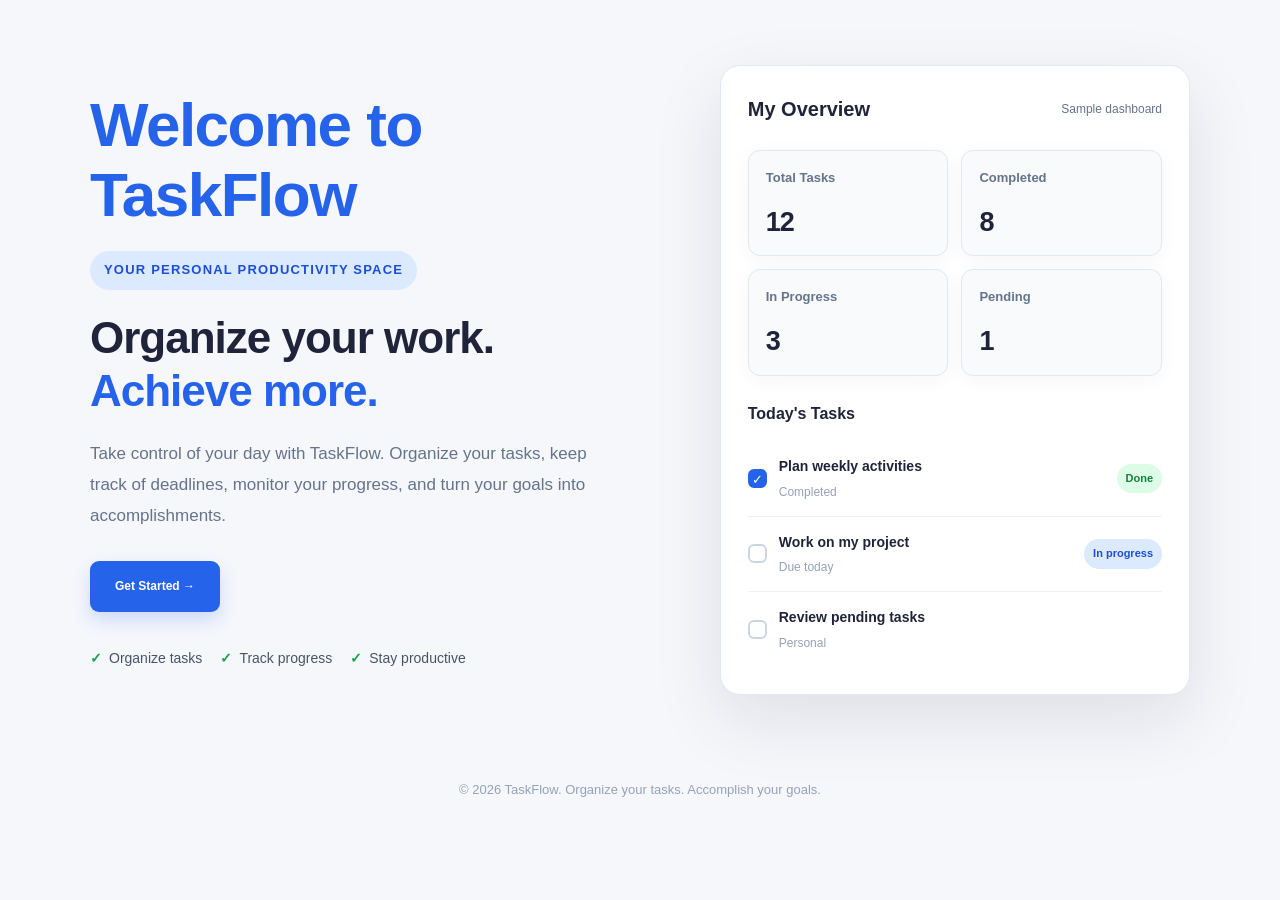
<file: index.html>
<!DOCTYPE html>
<html lang="en">
<head>
    <meta charset="UTF-8">
    <meta name="viewport" content="width=device-width, initial-scale=1.0">

    <meta
        name="description"
        content="TaskFlow helps you organize tasks, manage deadlines, and track your productivity."
    >

    <title>Welcome to TaskFlow</title>

    <link rel="stylesheet" href="css/style.css">
</head>

<body>

<main class="hero">

    <section class="hero-content">

        <h1 class="welcome-brand"> Welcome to TaskFlow</h1>

        <span class="eyebrow">
            YOUR PERSONAL PRODUCTIVITY SPACE
        </span>

        <h2>
            Organize your work.
            <span>Achieve more.</span>
        </h2>

        <p class="hero-description">
            Take control of your day with TaskFlow. Organize your
            tasks, keep track of deadlines, monitor your progress,
            and turn your goals into accomplishments.
        </p>

        <div class="hero-actions">
            <a href="login.html" class="btn btn-primary">
                Get Started →
            </a>
        </div>

        <div class="features">
            <div class="feature">
                <span>✓</span> Organize tasks
            </div>

            <div class="feature">
                <span>✓</span> Track progress
            </div>

            <div class="feature">
                <span>✓</span> Stay productive
            </div>
        </div>

    </section>

    <section class="preview" aria-label="Sample dashboard preview">

        <div class="preview-header">
            <h2>My Overview</h2>
            <span class="preview-date">Sample dashboard</span>
        </div>

        <div class="stat-grid">

            <div class="stat-card">
                <p class="stat-label">Total Tasks</p>
                <p class="stat-number">12</p>
            </div>

            <div class="stat-card">
                <p class="stat-label">Completed</p>
                <p class="stat-number">8</p>
            </div>

            <div class="stat-card">
                <p class="stat-label">In Progress</p>
                <p class="stat-number">3</p>
            </div>

            <div class="stat-card">
                <p class="stat-label">Pending</p>
                <p class="stat-number">1</p>
            </div>

        </div>

        <h3 class="task-heading">Today's Tasks</h3>

        <div class="task-item">
            <span class="task-check done"></span>

            <div class="task-details">
                <p class="task-title">Plan weekly activities</p>
                <p class="task-meta">Completed</p>
            </div>

            <span class="task-badge green">Done</span>
        </div>

        <div class="task-item">
            <span class="task-check"></span>

            <div class="task-details">
                <p class="task-title">Work on my project</p>
                <p class="task-meta">Due today</p>
            </div>

            <span class="task-badge">In progress</span>
        </div>

        <div class="task-item">
            <span class="task-check"></span>

            <div class="task-details">
                <p class="task-title">Review pending tasks</p>
                <p class="task-meta">Personal</p>
            </div>
        </div>

    </section>

</main>
    <footer class="footer">
        <p>
            © 2026 TaskFlow. Organize your tasks. Accomplish your goals.
        </p>
    </footer>

</body>
</html>
</file>
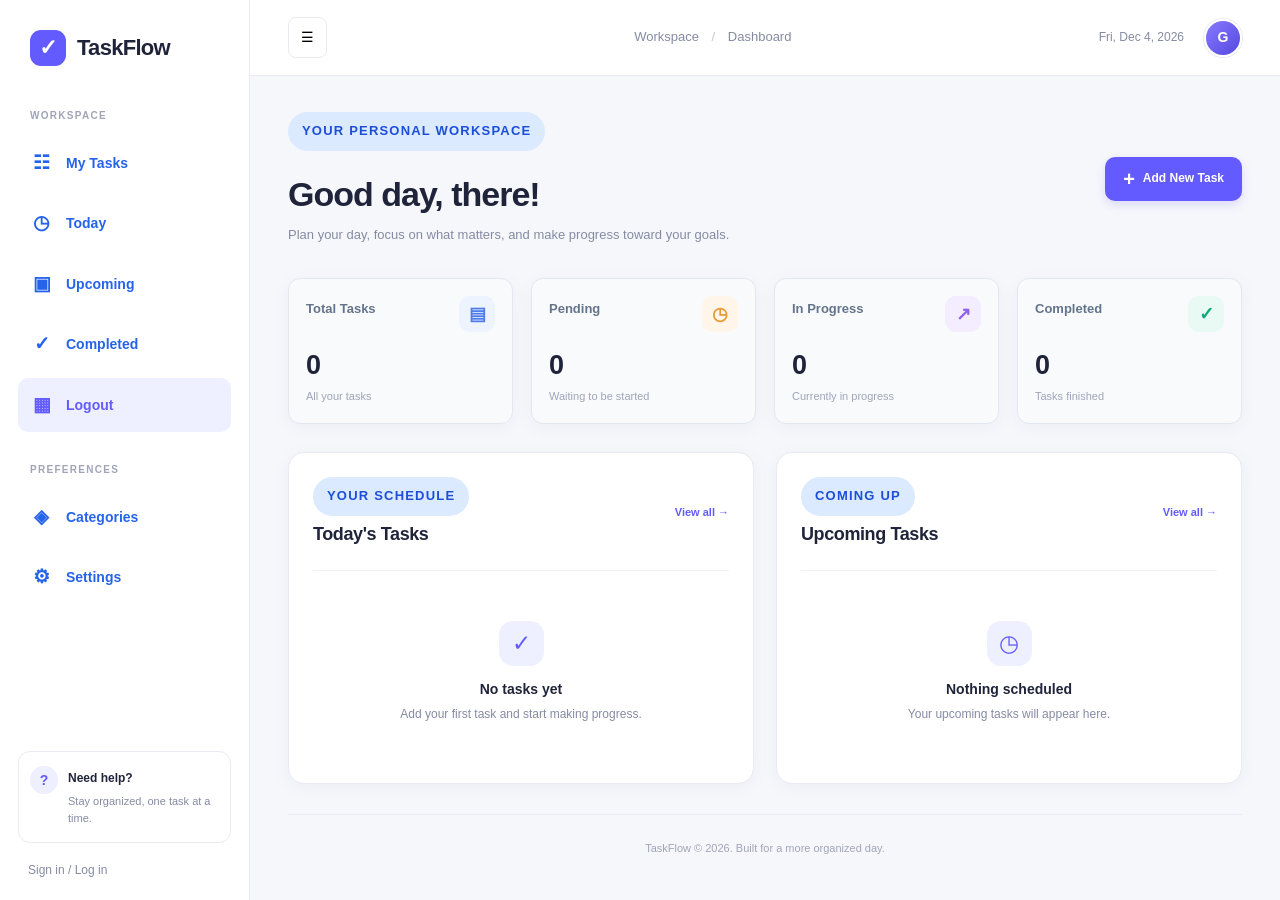
<file: dashboard.html>
<!DOCTYPE html>
<html lang="en">
<head>
    <meta charset="UTF-8">
    <meta name="viewport" content="width=device-width, initial-scale=1.0">

    <meta
        name="description"
        content="Organize your tasks, manage priorities, and stay productive."
    >

    <title>TaskFlow | Dashboard</title>

    <link rel="stylesheet" href="css/style.css">
    <script src="js/app.js" defer></script>
</head>

<body>
    <div class="app-layout">

        <!-- Sidebar -->
        <aside class="sidebar" id="sidebar">
            <a href="index.html" class="brand">
                <span class="brand-icon">✓</span>
                <span>TaskFlow</span>
            </a>

            <p class="sidebar-label">WORKSPACE</p>

            <nav class="sidebar-nav" aria-label="Main navigation">

                <a href="tasks.html" class="nav-link">
                    <span class="nav-icon">☷</span>
                    My Tasks
                </a>

                <a href="tasks.html?view=today" class="nav-link">
                    <span class="nav-icon">◷</span>
                    Today
                </a>

                <a href="tasks.html?view=upcoming" class="nav-link">
                    <span class="nav-icon">▣</span>
                    Upcoming
                </a>

                <a href="completed.html" class="nav-link">
                    <span class="nav-icon">✓</span>
                    Completed
                </a>
                <a href="index.html" class="nav-link active"
                   aria-current="page">
                    <span class="nav-icon">▦</span>
                    Logout
                </a>
            </nav>

            <p class="sidebar-label">PREFERENCES</p>

            <nav class="sidebar-nav" aria-label="Preferences">
                <a href="categories.html" class="nav-link">
                    <span class="nav-icon">◈</span>
                    Categories
                </a>

                <a href="settings.html" class="nav-link">
                    <span class="nav-icon">⚙</span>
                    Settings
                </a>
            </nav>

            <div class="sidebar-bottom">
                <div class="sidebar-help">
                    <div class="help-icon">?</div>
                    <div>
                        <strong>Need help?</strong>
                        <p>Stay organized, one task at a time.</p>
                    </div>
                </div>

                <a href="login.html" class="logout-link">
                    Sign in / Log in
                </a>
            </div>
        </aside>

        <!-- Main content -->
        <div class="main-area">

            <header class="topbar">
                <button
                    type="button"
                    class="menu-toggle"
                    id="menu-toggle"
                    aria-label="Toggle sidebar"
                    aria-controls="sidebar"
                    aria-expanded="false"
                >
                    ☰
                </button>

                <div class="breadcrumb">
                    Workspace <span>/</span> Dashboard
                </div>

                <div class="topbar-actions">
                    <span class="today-date" id="current-date"></span>

                    <a href="settings.html" class="avatar"
                       aria-label="Open profile settings">
                        G
                    </a>
                </div>
            </header>

            <main class="dashboard">

                <!-- Welcome section -->
                <section class="welcome-section">
                    <div>
                        <p class="eyebrow">YOUR PERSONAL WORKSPACE</p>
                        <h1>Good day, <span id="user-name">there</span>!</h1>
                        <p class="welcome-description">
                            Plan your day, focus on what matters, and
                            make progress toward your goals.
                        </p>
                    </div>

                    <button
                        type="button"
                        class="btn btn-primary"
                        id="open-task-form"
                        aria-controls="task-form-section"
                        aria-expanded="false"
                    >
                        <span>+</span> Add New Task
                    </button>
                </section>

                <!-- Task statistics -->
                <section class="stats-grid" aria-label="Task statistics">

                    <article class="stat-card">
                        <div class="stat-top">
                            <span class="stat-label">Total Tasks</span>
                            <span class="stat-icon icon-blue">▤</span>
                        </div>
                        <p class="stat-number" id="total-tasks">0</p>
                        <p class="stat-note">All your tasks</p>
                    </article>

                    <article class="stat-card">
                        <div class="stat-top">
                            <span class="stat-label">Pending</span>
                            <span class="stat-icon icon-orange">◷</span>
                        </div>
                        <p class="stat-number" id="pending-tasks">0</p>
                        <p class="stat-note">Waiting to be started</p>
                    </article>

                    <article class="stat-card">
                        <div class="stat-top">
                            <span class="stat-label">In Progress</span>
                            <span class="stat-icon icon-purple">↗</span>
                        </div>
                        <p class="stat-number" id="in-progress-tasks">0</p>
                        <p class="stat-note">Currently in progress</p>
                    </article>

                    <article class="stat-card">
                        <div class="stat-top">
                            <span class="stat-label">Completed</span>
                            <span class="stat-icon icon-green">✓</span>
                        </div>
                        <p class="stat-number" id="completed-tasks">0</p>
                        <p class="stat-note">Tasks finished</p>
                    </article>

                </section>

                <!-- Task creation form -->
                <section
                    class="task-form-section"
                    id="task-form-section"
                    hidden
                    aria-labelledby="task-form-heading"
                >
                    <div class="section-heading">
                        <div>
                            <p class="eyebrow">NEW TASK</p>
                            <h2 id="task-form-heading">Create a task</h2>
                        </div>
                    </div>

                    <form id="task-form">

                        <div class="form-group">
                            <label for="task-title">Task title *</label>
                            <input
                                type="text"
                                id="task-title"
                                name="title"
                                placeholder="What do you need to do?"
                                maxlength="200"
                                required
                            >
                        </div>

                        <div class="form-group">
                            <label for="task-description">Description</label>
                            <textarea
                                id="task-description"
                                name="description"
                                rows="3"
                                placeholder="Add some details..."
                            ></textarea>
                        </div>

                        <div class="form-row">
                            <div class="form-group">
                                <label for="task-category">Category</label>
                                <select id="task-category" name="category">
                                    <option value="personal">Personal</option>
                                    <option value="work">Work</option>
                                    <option value="study">Study</option>
                                    <option value="development">Development</option>
                                    <option value="research">Research</option>
                                </select>
                            </div>

                            <div class="form-group">
                                <label for="task-priority">Priority</label>
                                <select id="task-priority" name="priority">
                                    <option value="low">Low</option>
                                    <option value="medium" selected>Medium</option>
                                    <option value="high">High</option>
                                </select>
                            </div>

                            <div class="form-group">
                                <label for="task-due-date">Due date</label>
                                <input
                                    type="date"
                                    id="task-due-date"
                                    name="due_date"
                                >
                            </div>
                        </div>

                        <div class="form-actions">
                            <button type="submit" class="btn btn-primary">
                                Save Task
                            </button>

                            <button
                                type="button"
                                class="btn btn-secondary"
                                id="cancel-task-form"
                            >
                                Cancel
                            </button>
                        </div>

                    </form>
                </section>

                <!-- Main task area -->
                <div class="content-grid">

                    <section class="panel" aria-labelledby="today-heading">
                        <div class="panel-header">
                            <div>
                                <p class="eyebrow">YOUR SCHEDULE</p>
                                <h2 id="today-heading">Today's Tasks</h2>
                            </div>

                            <a href="tasks.html?view=today" class="text-link">
                                View all →
                            </a>
                        </div>

                        <div class="task-list" id="today-task-list">
                            <div class="empty-state">
                                <span class="empty-icon">✓</span>
                                <h3>No tasks yet</h3>
                                <p>Add your first task and start making progress.</p>
                            </div>
                        </div>
                    </section>

                    <section class="panel" aria-labelledby="upcoming-heading">
                        <div class="panel-header">
                            <div>
                                <p class="eyebrow">COMING UP</p>
                                <h2 id="upcoming-heading">Upcoming Tasks</h2>
                            </div>

                            <a href="tasks.html?view=upcoming" class="text-link">
                                View all →
                            </a>
                        </div>

                        <div class="task-list" id="upcoming-task-list">
                            <div class="empty-state">
                                <span class="empty-icon">◷</span>
                                <h3>Nothing scheduled</h3>
                                <p>Your upcoming tasks will appear here.</p>
                            </div>
                        </div>
                    </section>

                </div>

                <footer class="app-footer">
                    <p>TaskFlow &copy; <span id="current-year">2026</span>.
                       Built for a more organized day.</p>
                </footer>

            </main>
        </div>
    </div>
</body>
</html>
</file>
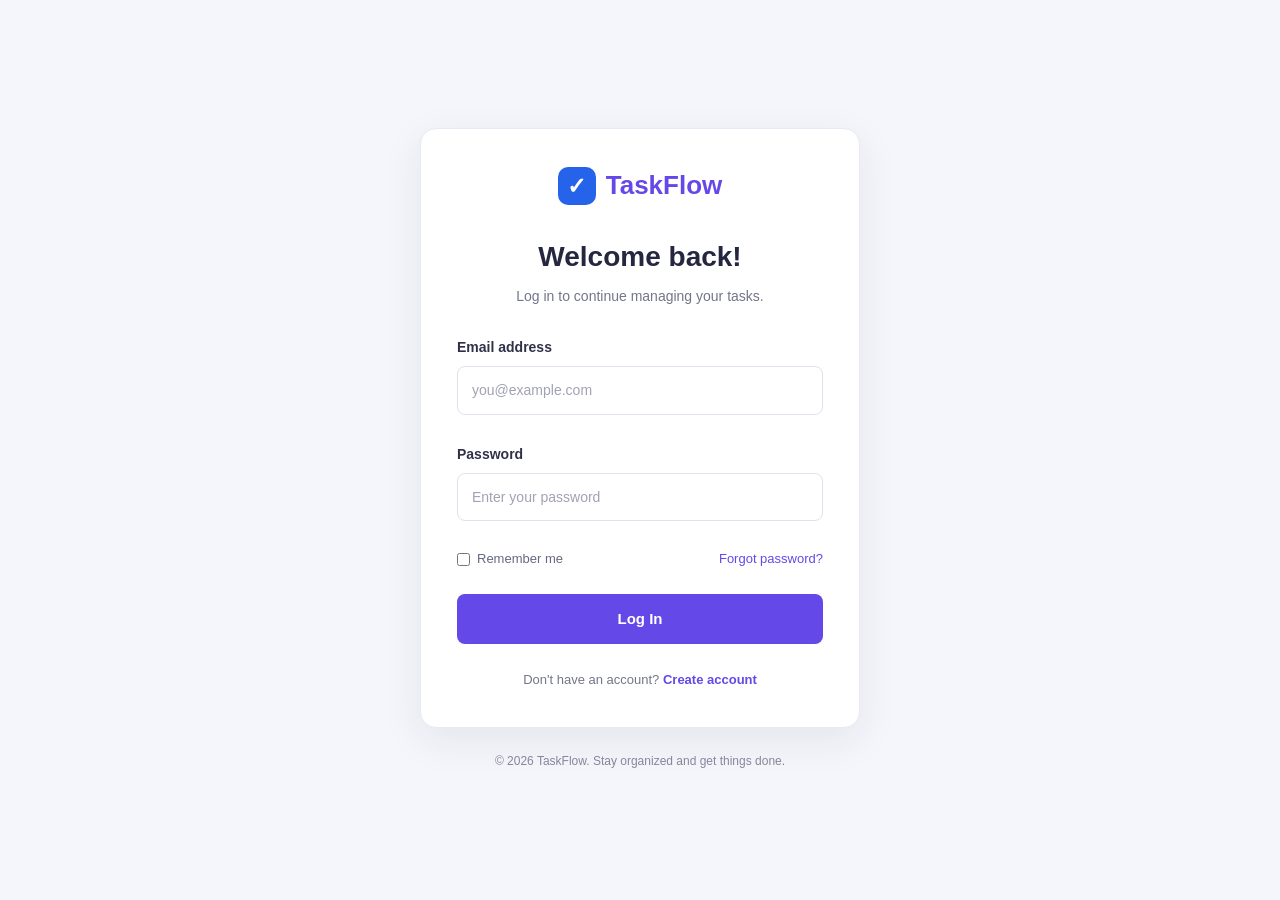
<file: login.html>
<!DOCTYPE html>
<html lang="en">
<head>
    <meta charset="UTF-8">
    <meta name="viewport" content="width=device-width, initial-scale=1.0">
    <meta name="description" content="Sign in or create your TaskFlow account.">
    <title>Login | TaskFlow</title>

    <link rel="stylesheet" href="css/style.css">
    <script src="js/login.js" defer></script>
</head>
<body class="auth-page">

    <main class="auth-container">
        <section class="auth-card">

            <a href="index.html" class="auth-logo">
                <span class="logo-icon">✓</span>
                <span>TaskFlow</span>
            </a>

            <div class="auth-heading">
                <h1 id="auth-title">Welcome back!</h1>
                <p id="auth-description">
                    Log in to continue managing your tasks.
                </p>
            </div>

            <!-- Login Form -->
            <form id="login-form" novalidate>

                <div class="form-group">
                    <label for="login-email">Email address</label>
                    <input
                        type="email"
                        id="login-email"
                        name="email"
                        placeholder="you@example.com"
                        autocomplete="email"
                        required
                    >
                    <small class="error-message" id="login-email-error"></small>
                </div>

                <div class="form-group">
                    <label for="login-password">Password</label>
                    <input
                        type="password"
                        id="login-password"
                        name="password"
                        placeholder="Enter your password"
                        autocomplete="current-password"
                        required
                    >
                    <small class="error-message" id="login-password-error"></small>
                </div>

                <div class="auth-options">
                    <label class="remember-option">
                        <input type="checkbox" id="remember-me">
                        Remember me
                    </label>

                    <a href="#" id="forgot-password">Forgot password?</a>
                </div>

                <button type="submit" class="auth-button">
                    Log In
                </button>

                <p class="auth-switch">
                    Don't have an account?
                    <button type="button" id="show-register">
                        Create account
                    </button>
                </p>

            </form>

            <!-- Registration Form -->
            <form id="register-form" novalidate hidden>

                <div class="form-group">
                    <label for="register-name">Full name</label>
                    <input
                        type="text"
                        id="register-name"
                        name="name"
                        placeholder="Enter your full name"
                        autocomplete="name"
                        required
                    >
                    <small class="error-message" id="register-name-error"></small>
                </div>

                <div class="form-group">
                    <label for="register-email">Email address</label>
                    <input
                        type="email"
                        id="register-email"
                        name="email"
                        placeholder="you@example.com"
                        autocomplete="email"
                        required
                    >
                    <small class="error-message" id="register-email-error"></small>
                </div>

                <div class="form-group">
                    <label for="register-password">Password</label>
                    <input
                        type="password"
                        id="register-password"
                        name="password"
                        placeholder="Create a password"
                        autocomplete="new-password"
                        minlength="8"
                        required
                    >
                    <small class="error-message" id="register-password-error"></small>
                </div>

                <div class="form-group">
                    <label for="confirm-password">Confirm password</label>
                    <input
                        type="password"
                        id="confirm-password"
                        name="confirm-password"
                        placeholder="Enter your password again"
                        autocomplete="new-password"
                        required
                    >
                    <small class="error-message" id="confirm-password-error"></small>
                </div>

                <button type="submit" class="auth-button">
                    Create Account
                </button>

                <p class="auth-switch">
                    Already have an account?
                    <button type="button" id="show-login">
                        Log in
                    </button>
                </p>

            </form>

            <p id="auth-message" class="auth-message" role="status"
               aria-live="polite"></p>

        </section>

        <footer class="auth-footer">
            &copy; 2026 TaskFlow. Stay organized and get things done.
        </footer>
    </main>

</body>
</html>
</file>
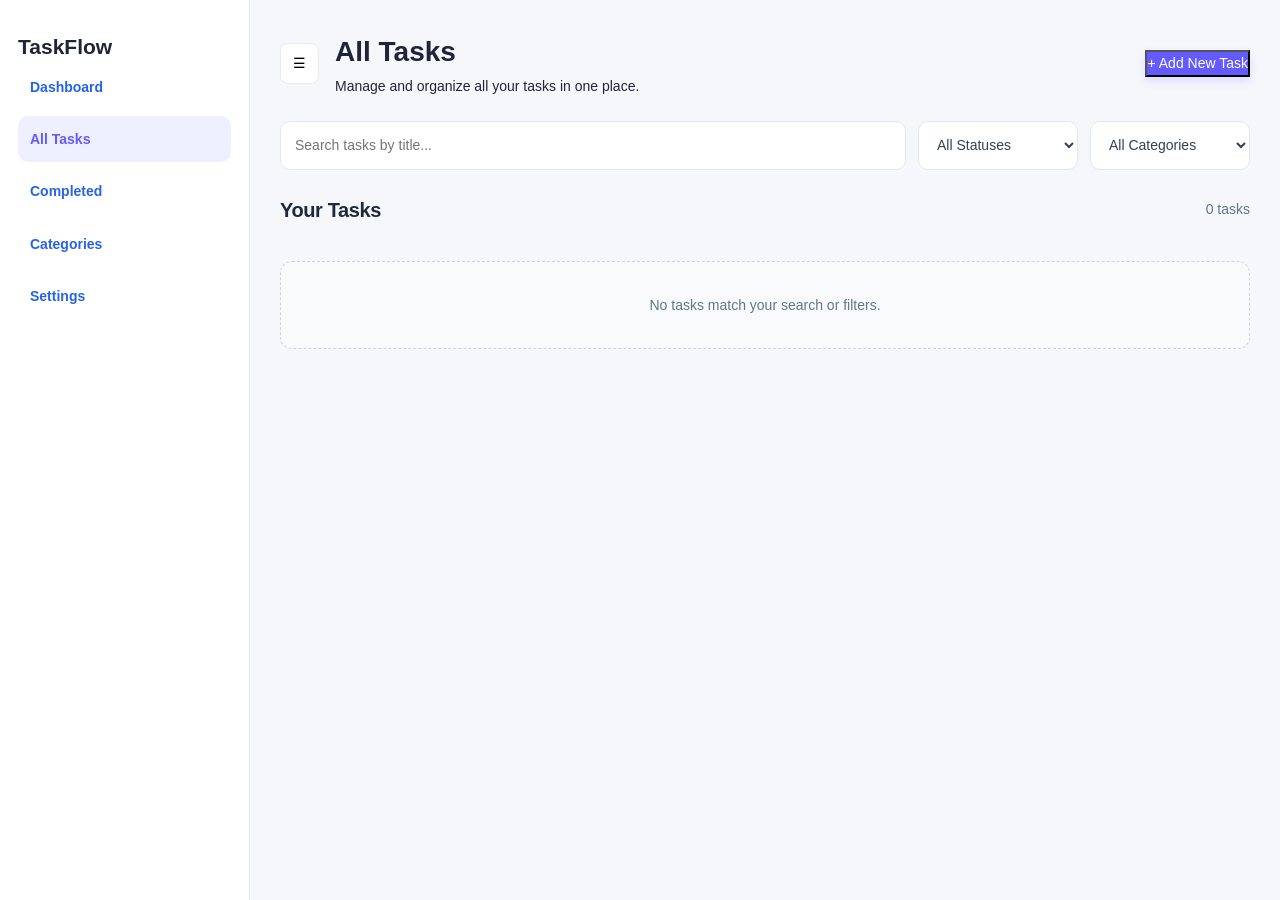
<file: tasks.html>
<!DOCTYPE html>
<html lang="en">
<head>
    <meta charset="UTF-8">
    <meta name="viewport" content="width=device-width, initial-scale=1.0">

    <meta
        name="description"
        content="Manage, search, filter, and organize your tasks with TaskFlow."
    >

    <title>All Tasks | TaskFlow</title>

    <link rel="stylesheet" href="css/style.css">
</head>

<body>

    <div class="app-container">

        <!-- SIDEBAR NAVIGATION -->
        <aside class="sidebar" id="sidebar">

            <div class="logo">
                <h2>TaskFlow</h2>
            </div>

            <nav class="sidebar-nav" aria-label="Main navigation">

                <a href="dashboard.html" class="nav-link">
                    Dashboard
                </a>

                <a href="tasks.html" class="nav-link active"
                   aria-current="page">
                    All Tasks
                </a>

                <a href="completed.html" class="nav-link">
                    Completed
                </a>

                <a href="categories.html" class="nav-link">
                    Categories
                </a>

                <a href="settings.html" class="nav-link">
                    Settings
                </a>

            </nav>

        </aside>

        <!-- DARK BACKGROUND WHEN MOBILE MENU IS OPEN -->
        <div
            class="sidebar-overlay"
            id="sidebar-overlay"
            aria-hidden="true"
        ></div>

        <!-- MAIN CONTENT -->
        <main class="main-content">

            <!-- PAGE HEADER -->
            <header class="page-header">

                <div class="page-heading">

                    <button
                        type="button"
                        id="menu-toggle"
                        aria-label="Toggle navigation menu"
                        aria-controls="sidebar"
                        aria-expanded="false"
                    >
                        ☰
                    </button>

                    <div>
                        <h1>All Tasks</h1>
                        <p>Manage and organize all your tasks in one place.</p>
                    </div>

                </div>

                <button
                    type="button"
                    class="btn-primary"
                    id="open-task-form"
                >
                    + Add New Task
                </button>

            </header>

            <!-- SEARCH AND FILTERS -->
            <section class="task-toolbar" aria-label="Search and filter tasks">

                <input
                    type="search"
                    id="task-search"
                    placeholder="Search tasks by title..."
                    aria-label="Search tasks by title"
                >

                <select id="status-filter" aria-label="Filter by status">
                    <option value="all">All Statuses</option>
                    <option value="Pending">Pending</option>
                    <option value="In Progress">In Progress</option>
                    <option value="Completed">Completed</option>
                </select>

                <select id="category-filter" aria-label="Filter by category">
                    <option value="all">All Categories</option>
                    <option value="Work">Work</option>
                    <option value="Personal">Personal</option>
                    <option value="Study">Study</option>
                    <option value="Other">Other</option>
                </select>

            </section>

            <!-- ADD TASK FORM -->
            <section id="task-form-section" hidden>

                <h2>Create a New Task</h2>

                <form id="task-form">

                    <label for="task-title">Task Title</label>
                    <input
                        type="text"
                        id="task-title"
                        placeholder="Enter task title"
                        required
                        maxlength="120"
                    >

                    <label for="task-description">Description</label>
                    <textarea
                        id="task-description"
                        placeholder="Describe your task"
                    ></textarea>

                    <label for="task-category">Category</label>
                    <select id="task-category" required>
                        <option value="Work">Work</option>
                        <option value="Personal">Personal</option>
                        <option value="Study">Study</option>
                        <option value="Other">Other</option>
                    </select>

                    <label for="task-priority">Priority</label>
                    <select id="task-priority" required>
                        <option value="Low">Low</option>
                        <option value="Medium" selected>Medium</option>
                        <option value="High">High</option>
                    </select>

                    <label for="task-due-date">Due Date</label>
                    <input type="date" id="task-due-date">

                    <div class="form-actions">

                        <button type="submit" class="btn-primary">
                            Save Task
                        </button>

                        <button type="button" id="cancel-task-form">
                            Cancel
                        </button>

                    </div>

                </form>

            </section>

            <!-- TASK LIST -->
            <section class="all-tasks-section">

                <div class="section-heading">
                    <h2>Your Tasks</h2>
                    <span id="filtered-task-count">0 tasks</span>
                </div>

                <div
                    id="all-task-list"
                    class="task-list"
                    aria-live="polite"
                ></div>

                <p id="empty-tasks-message" hidden>
                    No tasks match your search or filters.
                </p>

            </section>

        </main>

    </div>
 <script src="js/tasks.js" defer></script>
</body>
</html>
</file>
<file: css/style.css>
/* =========================================
   1. GLOBAL STYLES
========================================= */
:root {
    --primary: #635bff;
    --primary-dark: #5046e5;
    --background: #f6f7fb;
    --surface: #ffffff;
    --text: #20243a;
    --muted: #858ba3;
    --border: #e9eaf2;
    --green: #16a779;
    --orange: #e99a35;
    --purple: #9061e8;
    --blue-light: #eeefff;
    --radius: 16px;
    --shadow: 0 4px 20px rgba(31, 35, 65, 0.04);
}
* {
    box-sizing: border-box;
    margin: 0;
    padding: 0;
}
body {
    font-family: Inter, "Segoe UI", Arial, sans-serif;
    color: var(--text);
    background: var(--background);
    font-size: 14px;
    line-height: 1.6;
}
a {
    color: inherit;
    text-decoration: none;
}
button,
input,
textarea,
select {
    font: inherit;
}
button {
    cursor: pointer;
}
button:focus-visible,
a:focus-visible,
input:focus-visible,
textarea:focus-visible,
select:focus-visible {
    outline: 3px solid rgba(99, 91, 255, 0.25);
    outline-offset: 2px;
}
[hidden] {
    display: none !important;
}

/* =========================================
   2. APPLICATION LAYOUT
========================================= */
.app-layout {
    min-height: 100vh;
}
.sidebar {
    position: fixed;
    inset: 0 auto 0 0;
    z-index: 100;
    display: flex;
    flex-direction: column;
    width: 250px;
    padding: 30px 18px 20px;
    background: var(--surface);
    border-right: 1px solid var(--border);
    overflow-y: auto;
}
.brand {
    display: flex;
    align-items: center;
    gap: 11px;
    padding: 0 12px;
    margin-bottom: 42px;
    font-size: 22px;
    font-weight: 800;
    letter-spacing: -0.7px;
}
.brand-icon {
    display: grid;
    place-items: center;
    width: 36px;
    height: 36px;
    border-radius: 11px;
    color: white;
    background: var(--primary);
    font-size: 22px;
}
.sidebar-label {
    padding: 0 12px;
    margin: 0 0 12px;
    color: #a0a4b8;
    font-size: 10px;
    font-weight: 800;
    letter-spacing: 1.3px;
}
.sidebar-nav {
    display: grid;
    gap: 6px;
    margin-bottom: 30px;
}
.nav-link {
    display: flex;
    align-items: center;
    gap: 13px;
    padding: 12px;
    border-radius: 10px;
    color: #737991;
    font-weight: 600;
    transition: background 0.2s, color 0.2s;
}
.nav-link:hover {
    background: #f6f5ff;
    color: var(--primary);
}
.nav-link.active {
    background: var(--blue-light);
    color: var(--primary);
}
.nav-icon {
    display: inline-grid;
    place-items: center;
    width: 23px;
    font-size: 19px;
}
.sidebar-bottom {
    margin-top: auto;
    padding-top: 25px;
}
.sidebar-help {
    display: flex;
    align-items: flex-start;
    gap: 10px;
    padding: 14px 11px;
    border: 1px solid var(--border);
    border-radius: 12px;
}
.help-icon {
    display: grid;
    flex-shrink: 0;
    place-items: center;
    width: 28px;
    height: 28px;
    border-radius: 50%;
    color: var(--primary);
    background: var(--blue-light);
    font-weight: 800;
}
.sidebar-help strong {
    font-size: 12px;
}
.sidebar-help p {
    margin-top: 4px;
    color: var(--muted);
    font-size: 11px;
}
.logout-link {
    display: block;
    padding: 18px 10px 0;
    color: var(--muted);
    font-size: 12px;
}
.logout-link:hover {
    color: var(--primary);
}
.main-area {
    min-width: 0;
    margin-left: 250px;
}

/* =========================================
   3. TOP BAR
========================================= */
.topbar {
    position: sticky;
    top: 0;
    z-index: 50;
    display: flex;
    align-items: center;
    justify-content: space-between;
    gap: 20px;
    min-height: 76px;
    padding: 14px 38px;
    border-bottom: 1px solid var(--border);
    background: rgba(255, 255, 255, 0.94);
    backdrop-filter: blur(12px);
}
.breadcrumb {
    color: var(--muted);
    font-size: 13px;
}
.breadcrumb span {
    padding: 0 9px;
    color: #c4c6d2;
}
.topbar-actions {
    display: flex;
    align-items: center;
    gap: 20px;
}
.today-date {
    color: var(--muted);
    font-size: 12px;
}
.avatar {
    display: grid;
    place-items: center;
    width: 38px;
    height: 38px;
    border: 2px solid white;
    border-radius: 50%;
    color: white;
    background: linear-gradient(135deg, #887aff, #5547df);
    box-shadow: 0 0 0 1px var(--border);
    font-weight: 700;
}
.menu-toggle {
    display: none;
    padding: 7px 10px;
    border: 1px solid var(--border);
    border-radius: 8px;
    background: white;
}

/* =========================================
   4. DASHBOARD CONTENT
========================================= */
.dashboard {
    width: 100%;
    max-width: 1600px;
    padding: 36px 38px;
    margin: 0 auto;
}
.welcome-section {
    display: flex;
    align-items: center;
    justify-content: space-between;
    gap: 24px;
    margin-bottom: 32px;
}
.eyebrow {
    margin-bottom: 7px;
    color: var(--primary);
    font-size: 10px;
    font-weight: 800;
    letter-spacing: 1.2px;
}
.welcome-section h1 {
    font-size: clamp(25px, 3vw, 34px);
    line-height: 1.25;
    letter-spacing: -1px;
}
.welcome-description {
    max-width: 560px;
    margin-top: 10px;
    color: var(--muted);
    font-size: 13px;
}

/* =========================================
   5. BUTTONS
========================================= */
.btn {
    display: inline-flex;
    align-items: center;
    justify-content: center;
    gap: 8px;
    min-height: 43px;
    padding: 11px 17px;
    border: 1px solid transparent;
    border-radius: 10px;
    font-size: 12px;
    font-weight: 700;
    transition: background 0.2s, transform 0.2s;
}
.btn:active {
    transform: scale(0.98);
}
.btn-primary {
    color: white;
    background: var(--primary);
    box-shadow: 0 4px 10px rgba(99, 91, 255, 0.18);
}
.btn-primary:hover {
    background: var(--primary-dark);
}
.btn-primary span {
    font-size: 20px;
    line-height: 1;
}
.btn-secondary {
    color: #5e647a;
    background: white;
    border-color: var(--border);
}
.btn-secondary:hover {
    background: #f7f7fb;
}

/* =========================================
   6. STATISTICS CARDS
========================================= */
.stats-grid {
    display: grid;
    grid-template-columns: repeat(4, minmax(0, 1fr));
    gap: 18px;
    margin-bottom: 28px;
}
.stat-card {
    min-width: 0;
    padding: 21px;
    border: 1px solid var(--border);
    border-radius: var(--radius);
    background: var(--surface);
    box-shadow: var(--shadow);
}
.stat-top {
    display: flex;
    align-items: center;
    justify-content: space-between;
    gap: 10px;
}
.stat-label {
    color: #6e748b;
    font-size: 12px;
    font-weight: 600;
}
.stat-icon {
    display: grid;
    place-items: center;
    width: 36px;
    height: 36px;
    border-radius: 11px;
    font-size: 18px;
    font-weight: 700;
}
.icon-blue {
    color: #4e7ce9;
    background: #edf3ff;
}
.icon-orange {
    color: var(--orange);
    background: #fff5e8;
}
.icon-purple {
    color: var(--purple);
    background: #f3edff;
}
.icon-green {
    color: var(--green);
    background: #e8faf3;
}
.stat-number {
    margin-top: 17px;
    font-size: 32px;
    font-weight: 800;
    line-height: 1.2;
    letter-spacing: -1px;
}
.stat-note {
    margin-top: 7px;
    color: #a0a4b8;
    font-size: 11px;
}

/* =========================================
   7. TASK FORM
========================================= */
.task-form-section {
    padding: 25px;
    margin-bottom: 28px;
    border: 1px solid var(--border);
    border-radius: var(--radius);
    background: white;
    box-shadow: var(--shadow);
}
.section-heading {
    margin-bottom: 22px;
}
.section-heading h2,
.panel-header h2 {
    font-size: 18px;
    letter-spacing: -0.4px;
}
.form-group {
    display: flex;
    flex-direction: column;
    gap: 7px;
    min-width: 0;
    margin-bottom: 18px;
}
.form-group label {
    color: #535970;
    font-size: 12px;
    font-weight: 700;
}
.form-group input,
.form-group textarea,
.form-group select {
    width: 100%;
    min-height: 43px;
    padding: 11px 12px;
    border: 1px solid #e3e5ee;
    border-radius: 9px;
    color: var(--text);
    background: white;
    font-size: 12px;
}
.form-group textarea {
    min-height: 90px;
    resize: vertical;
}
.form-group input::placeholder,
.form-group textarea::placeholder {
    color: #b0b4c5;
}
.form-group input:focus,
.form-group textarea:focus,
.form-group select:focus {
    border-color: var(--primary);
    outline: 3px solid rgba(99, 91, 255, 0.1);
}
.form-row {
    display: grid;
    grid-template-columns: repeat(3, minmax(0, 1fr));
    gap: 16px;
}
.form-actions {
    display: flex;
    flex-wrap: wrap;
    gap: 10px;
    margin-top: 5px;
}

/* =========================================
   8. TASK PANELS
========================================= */
.content-grid {
    display: grid;
    grid-template-columns: repeat(2, minmax(0, 1fr));
    align-items: start;
    gap: 22px;
}
.panel {
    min-width: 0;
    padding: 24px;
    border: 1px solid var(--border);
    border-radius: var(--radius);
    background: white;
    box-shadow: var(--shadow);
}
.panel-header {
    display: flex;
    align-items: center;
    justify-content: space-between;
    gap: 12px;
    padding-bottom: 21px;
    border-bottom: 1px solid #f0f1f6;
}
.panel-header .eyebrow {
    margin-bottom: 4px;
}
.text-link {
    flex-shrink: 0;
    color: var(--primary);
    font-size: 11px;
    font-weight: 700;
}
.text-link:hover {
    text-decoration: underline;
}
.task-list {
    display: grid;
    gap: 12px;
    padding-top: 15px;
}
.empty-state {
    padding: 35px 12px;
    text-align: center;
}
.empty-icon {
    display: inline-grid;
    place-items: center;
    width: 45px;
    height: 45px;
    margin-bottom: 12px;
    border-radius: 14px;
    color: var(--primary);
    background: var(--blue-light);
    font-size: 23px;
}
.empty-state h3 {
    margin-bottom: 5px;
    font-size: 14px;
}
.empty-state p {
    color: var(--muted);
    font-size: 12px;
}

/* JavaScript-created task cards */
.task-card {
    padding: 15px;
    border: 1px solid var(--border);
    border-radius: 11px;
    background: #fff;
}
.task-card h3 {
    overflow-wrap: anywhere;
    font-size: 13px;
}
.task-card p {
    margin-top: 5px;
    color: var(--muted);
    font-size: 11px;
    overflow-wrap: anywhere;
}
.task-card-top {
    display: flex;
    align-items: flex-start;
    justify-content: space-between;
    gap: 12px;
}
.task-card-meta {
    display: flex;
    flex-wrap: wrap;
    gap: 7px;
    margin-top: 12px;
}
.task-badge {
    display: inline-flex;
    align-items: center;
    padding: 4px 8px;
    border-radius: 6px;
    font-size: 10px;
    font-weight: 700;
}
.priority-high {
    color: #c44747;
    background: #fff0f0;
}
.priority-medium {
    color: #a76b16;
    background: #fff6e7;
}
.priority-low {
    color: #18805e;
    background: #e9faf3;
}
.status-pending {
    color: #a76b16;
    background: #fff6e7;
}
.status-in_progress {
    color: #6250c7;
    background: #f1edff;
}
.status-completed {
    color: #18805e;
    background: #e9faf3;
}
.task-card-actions {
    display: flex;
    flex-wrap: wrap;
    gap: 8px;
    margin-top: 13px;
}
.task-card-actions button {
    padding: 6px 9px;
    border: 1px solid var(--border);
    border-radius: 7px;
    color: #636980;
    background: white;
    font-size: 10px;
}
.task-card-actions button:hover {
    color: var(--primary);
    border-color: var(--primary);
}

/* =========================================
   9. FOOTER
========================================= */
.app-footer {
    padding: 25px 0 0;
    margin-top: 30px;
    border-top: 1px solid var(--border);
    color: #a0a4b8;
    font-size: 11px;
    text-align: center;
}

/* =========================================
   10. RESPONSIVE DESIGN
========================================= */
@media (max-width: 1200px) {
    .dashboard {
        padding: 30px 25px;
    }
    .topbar {
        padding: 14px 25px;
    }
    .stats-grid {
        grid-template-columns: repeat(2, minmax(0, 1fr));
    }
    .content-grid {
        grid-template-columns: 1fr;
    }
}
@media (max-width: 760px) {
    .sidebar {
        transform: translateX(-100%);
        transition: transform 0.25s ease;
        box-shadow: none;
    }
    .sidebar.is-open {
        transform: translateX(0);
        box-shadow: 10px 0 30px rgba(20, 24, 50, 0.12);
    }
    .main-area {
        margin-left: 0;
    }
    .menu-toggle {
        display: inline-flex;
        align-items: center;
        justify-content: center;
    }
    .topbar {
        justify-content: flex-start;
        gap: 14px;
        padding: 12px 16px;
    }
    .breadcrumb {
        flex: 1;
        font-size: 11px;
    }
    .topbar-actions {
        gap: 10px;
    }
    .today-date {
        display: none;
    }
    .dashboard {
        padding: 26px 16px;
    }
    .welcome-section {
        align-items: flex-start;
        flex-direction: column;
        gap: 18px;
    }
    .stats-grid {
        gap: 12px;
    }
    .stat-card {
        padding: 15px;
    }
    .stat-number {
        font-size: 27px;
    }
    .form-row {
        grid-template-columns: 1fr;
        gap: 0;
    }
    .panel,
    .task-form-section {
        padding: 18px;
    }
}
@media (max-width: 380px) {
    .stats-grid {
        grid-template-columns: 1fr;
    }
    .breadcrumb {
        display: none;
    }
    .topbar {
        justify-content: space-between;
    }
}
.btn-delete {
    padding: 8px 14px;
    border: 1px solid #f1caca;
    border-radius: 8px;
    background: #fff1f1;
    color: #c62828;
    cursor: pointer;
}
.btn-delete:hover {
    background: #ffe0e0;
}

/* =====================================
   TASKFLOW — MODERN TASK CARD STYLING
===================================== */
.task-card {
    position: relative;
    display: flex;
    flex-direction: column;
    gap: 14px;
    padding: 20px;
    margin-bottom: 16px;
    background: var(--card-bg, #ffffff);
    border: 1px solid #e5e7eb;
    border-left: 4px solid #6366f1;
    border-radius: 14px;
    box-shadow: 0 3px 10px rgba(15, 23, 42, 0.04);
    transition: transform 0.2s ease, box-shadow 0.2s ease;
}
.task-card:hover {
    transform: translateY(-3px);
    box-shadow: 0 10px 25px rgba(15, 23, 42, 0.08);
    border-color: #c7d2fe;
}

/* Task title */
.task-card h3 {
    margin: 0;
    color: #1e293b;
    font-size: 17px;
    font-weight: 700;
    line-height: 1.5;
    overflow-wrap: anywhere;
}

/* Task description */
.task-card p {
    margin: 0;
    color: #64748b;
    font-size: 14px;
    line-height: 1.7;
    overflow-wrap: anywhere;
}

/* Status label */
.task-status-label {
    display: inline-flex;
    align-items: center;
    gap: 8px;
    color: #475569;
    font-size: 12px;
    font-weight: 700;
    letter-spacing: 0.4px;
    text-transform: uppercase;
}

/* Status dropdown */
.task-status {
    width: fit-content;
    max-width: 100%;
    min-width: 150px;
    padding: 9px 34px 9px 12px;
    color: #475569;
    background-color: #f8fafc;
    border: 1px solid #cbd5e1;
    border-radius: 9px;
    font: inherit;
    font-size: 13px;
    font-weight: 600;
    cursor: pointer;
    outline: none;
    transition: border-color 0.2s ease, box-shadow 0.2s ease;
}
.task-status:hover {
    border-color: #818cf8;
}
.task-status:focus {
    border-color: #6366f1;
    box-shadow: 0 0 0 3px rgba(99, 102, 241, 0.15);
}

/* Pending status */
.task-status:has(option:checked[value="Pending"]) {
    color: #92400e;
    background-color: #fffbeb;
    border-color: #fde68a;
}

/* In Progress status */
.task-status:has(option:checked[value="In Progress"]) {
    color: #1d4ed8;
    background-color: #eff6ff;
    border-color: #bfdbfe;
}

/* Completed status */
.task-status:has(option:checked[value="Completed"]) {
    color: #047857;
    background-color: #ecfdf5;
    border-color: #a7f3d0;
}

/* Highlight a task that is in progress */
.task-card:has(.task-status option:checked[value="In Progress"]) {
    border-left-color: #3b82f6;
}

/* Highlight a completed task */
.task-card:has(.task-status option:checked[value="Completed"]) {
    border-left-color: #10b981;
}

/* Highlight a pending task */
.task-card:has(.task-status option:checked[value="Pending"]) {
    border-left-color: #f59e0b;
}

/* Delete button */
.btn-delete {
    align-self: flex-end;
    padding: 9px 14px;
    color: #dc2626;
    background: #fef2f2;
    border: 1px solid #fecaca;
    border-radius: 8px;
    font-size: 13px;
    font-weight: 600;
    cursor: pointer;
    transition: background 0.2s ease, color 0.2s ease;
}
.btn-delete:hover {
    color: #ffffff;
    background: #dc2626;
    border-color: #dc2626;
}

/* Keyboard accessibility */
.task-status:focus-visible,
.btn-delete:focus-visible {
    outline: 3px solid rgba(99, 102, 241, 0.35);
    outline-offset: 2px;
}

/* Mobile screens */
@media (max-width: 600px) {
    .task-card {
        padding: 16px;
        gap: 12px;
        border-radius: 12px;
    }
    .task-card h3 {
        font-size: 16px;
    }
    .task-status {
        width: 100%;
    }
}

/* All Tasks toolbar */
.task-toolbar {
    display: flex;
    flex-wrap: wrap;
    gap: 12px;
    margin: 24px 0;
}
.task-toolbar input,
.task-toolbar select {
    min-width: 160px;
    padding: 12px 14px;
    color: #334155;
    background: #ffffff;
    border: 1px solid #e2e8f0;
    border-radius: 10px;
    font: inherit;
    outline: none;
}
.task-toolbar input {
    flex: 1;
    min-width: 220px;
}
.task-toolbar input:focus,
.task-toolbar select:focus {
    border-color: #6366f1;
    box-shadow: 0 0 0 3px rgba(99, 102, 241, 0.12);
}
.all-tasks-section {
    margin-top: 24px;
}
.section-heading {
    display: flex;
    align-items: center;
    justify-content: space-between;
    gap: 12px;
    margin-bottom: 20px;
}
.section-heading h2 {
    margin: 0;
    color: #1e293b;
    font-size: 20px;
}
#filtered-task-count {
    color: #64748b;
    font-size: 14px;
}
#empty-tasks-message {
    padding: 32px 16px;
    color: #64748b;
    text-align: center;
    background: #f8fafc;
    border: 1px dashed #cbd5e1;
    border-radius: 12px;
}
@media (max-width: 600px) {
    .task-toolbar {
        flex-direction: column;
    }
    .task-toolbar input,
    .task-toolbar select {
        width: 100%;
        min-width: 0;
    }
}

/* =========================================
   ALL TASKS PAGE — LAYOUT FIX
========================================= */
.app-container {
    min-height: 100vh;
    width: 100%;
}

/* Keep the sidebar fixed on the left. */
.app-container > .sidebar {
    position: fixed;
    top: 0;
    left: 0;
    bottom: 0;
    width: 250px;
    z-index: 1000;
    overflow-y: auto;
    background: var(--surface, #ffffff);
    transition: transform 0.3s ease;
}

/* IMPORTANT: the All Tasks page uses .main-content. */
.app-container > .main-content {
    width: calc(100% - 250px);
    min-width: 0;
    min-height: 100vh;
    margin-left: 250px;
    padding: 30px;
    transition: width 0.3s ease, margin-left 0.3s ease;
}

/* Keep the page header and task toolbar within the content area. */
.main-content .page-header {
    display: flex;
    align-items: center;
    justify-content: space-between;
    flex-wrap: wrap;
    gap: 20px;
    margin-bottom: 24px;
}
.main-content .page-heading {
    display: flex;
    align-items: center;
    gap: 16px;
    min-width: 0;
}
.main-content .task-toolbar {
    display: flex;
    flex-wrap: wrap;
    gap: 12px;
    width: 100%;
}
.main-content .task-toolbar input {
    flex: 1 1 220px;
    min-width: 0;
}
.main-content .task-toolbar select {
    flex: 0 1 160px;
    min-width: 0;
    max-width: 100%;
}
.main-content .all-tasks-section,
.main-content #all-task-list,
.main-content .task-card {
    min-width: 0;
    max-width: 100%;
}

/* Style the menu button in tasks.html. */
#menu-toggle {
    display: inline-flex;
    align-items: center;
    justify-content: center;
    flex-shrink: 0;
    padding: 8px 12px;
    border: 1px solid var(--border, #e9eaf2);
    border-radius: 8px;
    background: #ffffff;
    cursor: pointer;
}

/* Desktop: collapse the sidebar when JavaScript adds this class. */
@media (min-width: 761px) {
    body.sidebar-collapsed .app-container > .sidebar {
        transform: translateX(-100%);
    }
    body.sidebar-collapsed .app-container > .main-content {
        width: 100%;
        margin-left: 0;
    }
}

/* Mobile and tablet: sidebar slides over the page. */
@media (max-width: 760px) {
    .app-container > .main-content {
        width: 100%;
        margin-left: 0;
        padding: 20px 16px;
    }
    .app-container > .sidebar {
        transform: translateX(-100%);
    }
    .app-container > .sidebar.is-open {
        transform: translateX(0);
        box-shadow: 10px 0 30px rgba(20, 24, 50, 0.12);
    }
    .sidebar-overlay {
        display: none;
    }
    .sidebar-overlay.is-visible {
        display: block;
        position: fixed;
        inset: 0;
        z-index: 999;
        background: rgba(20, 24, 50, 0.4);
    }
    .main-content .page-header {
        align-items: flex-start;
    }
    .main-content .task-toolbar {
        flex-direction: column;
    }
    .main-content .task-toolbar input,
    .main-content .task-toolbar select {
        width: 100%;
        flex: 1 1 auto;
    }
}

/* =========================================
   TASKFLOW — LOGIN & REGISTRATION PAGE
========================================= */
.auth-page {
    min-height: 100vh;
    margin: 0;
    font-family: Arial, Helvetica, sans-serif;
    background: #f5f6fb;
    color: #252640;
}
.auth-page *,
.auth-page *::before,
.auth-page *::after {
    box-sizing: border-box;
}
.auth-container {
    min-height: 100vh;
    display: flex;
    flex-direction: column;
    align-items: center;
    justify-content: center;
    padding: 32px 16px;
}
.auth-card {
    width: 100%;
    max-width: 440px;
    padding: 36px;
    background: #ffffff;
    border: 1px solid #e8e9f2;
    border-radius: 16px;
    box-shadow: 0 12px 40px rgba(35, 35, 75, 0.08);
}
.auth-logo {
    display: flex;
    align-items: center;
    justify-content: center;
    gap: 10px;
    margin-bottom: 32px;
    color: #6548e8;
    font-size: 26px;
    font-weight: 800;
    text-decoration: none;
}
.logo-icon {
    display: inline-flex;
    align-items: center;
    justify-content: center;
    width: 38px;
    height: 38px;
    border-radius: 10px;
    background: #6548e8;
    color: #ffffff;
    font-size: 23px;
}
.auth-heading {
    margin-bottom: 28px;
    text-align: center;
}
.auth-heading h1 {
    margin: 0 0 10px;
    font-size: 28px;
    line-height: 1.3;
}
.auth-heading p {
    margin: 0;
    color: #73758a;
    font-size: 14px;
    line-height: 1.6;
}
#login-form,
#register-form {
    width: 100%;
}
#login-form[hidden],
#register-form[hidden] {
    display: none !important;
}
.form-group {
    display: flex;
    flex-direction: column;
    gap: 8px;
    margin-bottom: 20px;
}
.form-group > label {
    color: #303149;
    font-size: 14px;
    font-weight: 600;
}
.form-group input {
    width: 100%;
    min-height: 46px;
    padding: 12px 14px;
    border: 1px solid #dfe1ec;
    border-radius: 8px;
    outline: none;
    background: #ffffff;
    color: #252640;
    font: inherit;
    font-size: 14px;
    transition: border-color 0.2s, box-shadow 0.2s;
}
.form-group input:focus {
    border-color: #6548e8;
    box-shadow: 0 0 0 3px rgba(101, 72, 232, 0.12);
}
.form-group input::placeholder {
    color: #a1a2b3;
}
.form-group input:focus-visible {
    outline: none;
}
.error-message {
    min-height: 0;
    color: #d93045;
    font-size: 12px;
}
.auth-options {
    display: flex;
    align-items: center;
    justify-content: space-between;
    flex-wrap: wrap;
    gap: 12px;
    margin: 4px 0 24px;
    font-size: 13px;
}
.remember-option {
    display: flex;
    align-items: center;
    gap: 7px;
    color: #666980;
    cursor: pointer;
}
.remember-option input {
    accent-color: #6548e8;
}
#forgot-password {
    color: #6548e8;
    text-decoration: none;
}
#forgot-password:hover {
    text-decoration: underline;
}
.auth-button {
    width: 100%;
    min-height: 48px;
    padding: 13px 18px;
    border: none;
    border-radius: 8px;
    background: #6548e8;
    color: #ffffff;
    font-size: 15px;
    font-weight: 700;
    cursor: pointer;
    transition: background 0.2s, transform 0.2s;
}
.auth-button:hover {
    background: #5135cf;
}
.auth-button:active {
    transform: scale(0.99);
}
.auth-switch {
    margin: 24px 0 0;
    color: #73758a;
    font-size: 13px;
    line-height: 1.8;
    text-align: center;
}
.auth-switch button {
    padding: 0;
    border: none;
    background: transparent;
    color: #6548e8;
    font: inherit;
    font-weight: 700;
    cursor: pointer;
}
.auth-switch button:hover {
    text-decoration: underline;
}
.auth-message {
    margin: 16px 0 0;
    font-size: 13px;
    line-height: 1.6;
    text-align: center;
}
.auth-message:empty {
    display: none;
}
.auth-footer {
    margin-top: 24px;
    color: #85869a;
    font-size: 12px;
    line-height: 1.6;
    text-align: center;
}

/* Responsive layout for mobile devices */
@media (max-width: 480px) {
    .auth-container {
        padding: 20px 12px;
    }
    .auth-card {
        padding: 28px 22px;
        border-radius: 12px;
    }
    .auth-heading h1 {
        font-size: 24px;
    }
    .auth-logo {
        margin-bottom: 26px;
    }
    .auth-options {
        align-items: flex-start;
    }
}

/* =========================================
   TASKFLOW WELCOME PAGE
========================================= */
.navbar {
    display: flex;
    justify-content: space-between;
    align-items: center;
    padding: 22px 8%;
    background: #ffffff;
    box-shadow: 0 2px 12px rgba(0, 0, 0, 0.04);
}
.navbar .logo {
    display: flex;
    align-items: center;
    gap: 10px;
    color: #2563eb;
    font-size: 25px;
    font-weight: 700;
    text-decoration: none;
}
.logo-icon {
    display: inline-flex;
    align-items: center;
    justify-content: center;
    width: 38px;
    height: 38px;
    background: #2563eb;
    color: #ffffff;
    border-radius: 10px;
}
.nav-link {
    color: #2563eb;
    text-decoration: none;
    font-weight: 600;
}
.hero {
    width: min(1100px, 88%);
    margin: 0 auto;
    min-height: calc(100vh - 140px);
    display: grid;
    grid-template-columns: 1.1fr 0.9fr;
    align-items: center;
    gap: 55px;
    padding: 60px 0;
}
.eyebrow {
    display: inline-block;
    background: #dbeafe;
    color: #1d4ed8;
    padding: 9px 14px;
    border-radius: 30px;
    font-size: 13px;
    font-weight: 700;
    margin-bottom: 22px;
}
.hero-content h1 {
    font-size: clamp(38px, 5vw, 62px);
    line-height: 1.12;
    letter-spacing: -1.5px;
    margin-bottom: 22px;
}
.hero-content h1 span {
    display: block;
    color: #2563eb;
}
.hero-description {
    max-width: 520px;
    color: #64748b;
    font-size: 17px;
    line-height: 1.8;
    margin-bottom: 30px;
}
.hero-actions {
    display: flex;
    flex-wrap: wrap;
    gap: 14px;
    margin-bottom: 35px;
}
.hero-actions .btn {
    display: inline-block;
    padding: 15px 24px;
    border-radius: 9px;
    text-decoration: none;
    font-weight: 700;
    transition: 0.2s ease;
}
.hero-actions .btn-primary {
    background: #2563eb;
    color: #ffffff;
    box-shadow: 0 8px 18px rgba(37, 99, 235, 0.2);
}
.hero-actions .btn-primary:hover {
    background: #1d4ed8;
    transform: translateY(-2px);
}
.hero-actions .btn-secondary {
    color: #334155;
    border: 1px solid #cbd5e1;
    background: #ffffff;
}
.hero-actions .btn-secondary:hover {
    background: #f1f5f9;
}
.features {
    display: flex;
    flex-wrap: wrap;
    gap: 18px;
    color: #475569;
    font-size: 14px;
}
.feature {
    display: flex;
    align-items: center;
    gap: 7px;
}
.feature span {
    color: #16a34a;
    font-weight: 700;
}

/* Dashboard preview */
.preview {
    background: #ffffff;
    border: 1px solid #e2e8f0;
    border-radius: 20px;
    padding: 27px;
    box-shadow: 0 25px 70px rgba(15, 23, 42, 0.10);
}
.preview-header {
    display: flex;
    justify-content: space-between;
    align-items: center;
    gap: 12px;
    margin-bottom: 25px;
}
.preview-header h2 {
    font-size: 20px;
}
.preview-date {
    color: #64748b;
    font-size: 12px;
}
.stat-grid {
    display: grid;
    grid-template-columns: repeat(2, 1fr);
    gap: 13px;
    margin-bottom: 25px;
}
.stat-card {
    padding: 17px;
    background: #f8fafc;
    border: 1px solid #e2e8f0;
    border-radius: 12px;
}
.stat-label {
    color: #64748b;
    font-size: 13px;
    margin-bottom: 10px;
}
.stat-number {
    font-size: 27px;
    font-weight: 700;
}
.task-heading {
    font-size: 16px;
    margin-bottom: 15px;
}
.task-item {
    display: flex;
    align-items: center;
    gap: 12px;
    padding: 14px 0;
    border-bottom: 1px solid #eef2f7;
}
.task-item:last-child {
    border-bottom: none;
}
.task-check {
    width: 19px;
    height: 19px;
    border: 2px solid #cbd5e1;
    border-radius: 6px;
    flex-shrink: 0;
}
.task-check.done {
    background: #2563eb;
    border-color: #2563eb;
    position: relative;
}
.task-check.done::after {
    content: "✓";
    position: absolute;
    color: #ffffff;
    font-size: 13px;
    left: 2px;
    top: -1px;
}
.task-details {
    min-width: 0;
}
.task-title {
    font-size: 14px;
    font-weight: 600;
    margin-bottom: 5px;
}
.task-meta {
    color: #94a3b8;
    font-size: 12px;
}
.task-badge {
    margin-left: auto;
    font-size: 11px;
    font-weight: 600;
    padding: 6px 9px;
    border-radius: 20px;
    background: #dbeafe;
    color: #1d4ed8;
    white-space: nowrap;
}
.task-badge.green {
    background: #dcfce7;
    color: #15803d;
}
.footer {
    text-align: center;
    padding: 20px;
    color: #94a3b8;
    font-size: 13px;
}

/* Responsive layout */
@media (max-width: 800px) {
    .hero {
        grid-template-columns: 1fr;
        gap: 40px;
        padding: 45px 0;
    }
    .hero-content h1 {
        font-size: 42px;
    }
    .preview {
        max-width: 550px;
        width: 100%;
        margin: 0 auto;
    }
}
@media (max-width: 480px) {
    .navbar {
        padding: 18px 6%;
    }
    .hero {
        width: 88%;
    }
    .hero-content h1 {
        font-size: 36px;
    }
    .hero-description {
        font-size: 15px;
    }
    .preview {
        padding: 18px;
    }
    .task-badge {
        display: none;
    }
}

/* TaskFlow welcome heading */
.welcome-brand {
    color: #2563eb;
    font-size: clamp(42px, 6vw, 64px);
    font-weight: 800;
    letter-spacing: -2px;
    margin-bottom: 18px;
}
.hero-content h2 {
    font-size: clamp(30px, 4vw, 44px);
    line-height: 1.2;
    letter-spacing: -1px;
    margin-bottom: 22px;
}
.hero-content h2 span {
    display: block;
    color: #2563eb;
}
</file>
